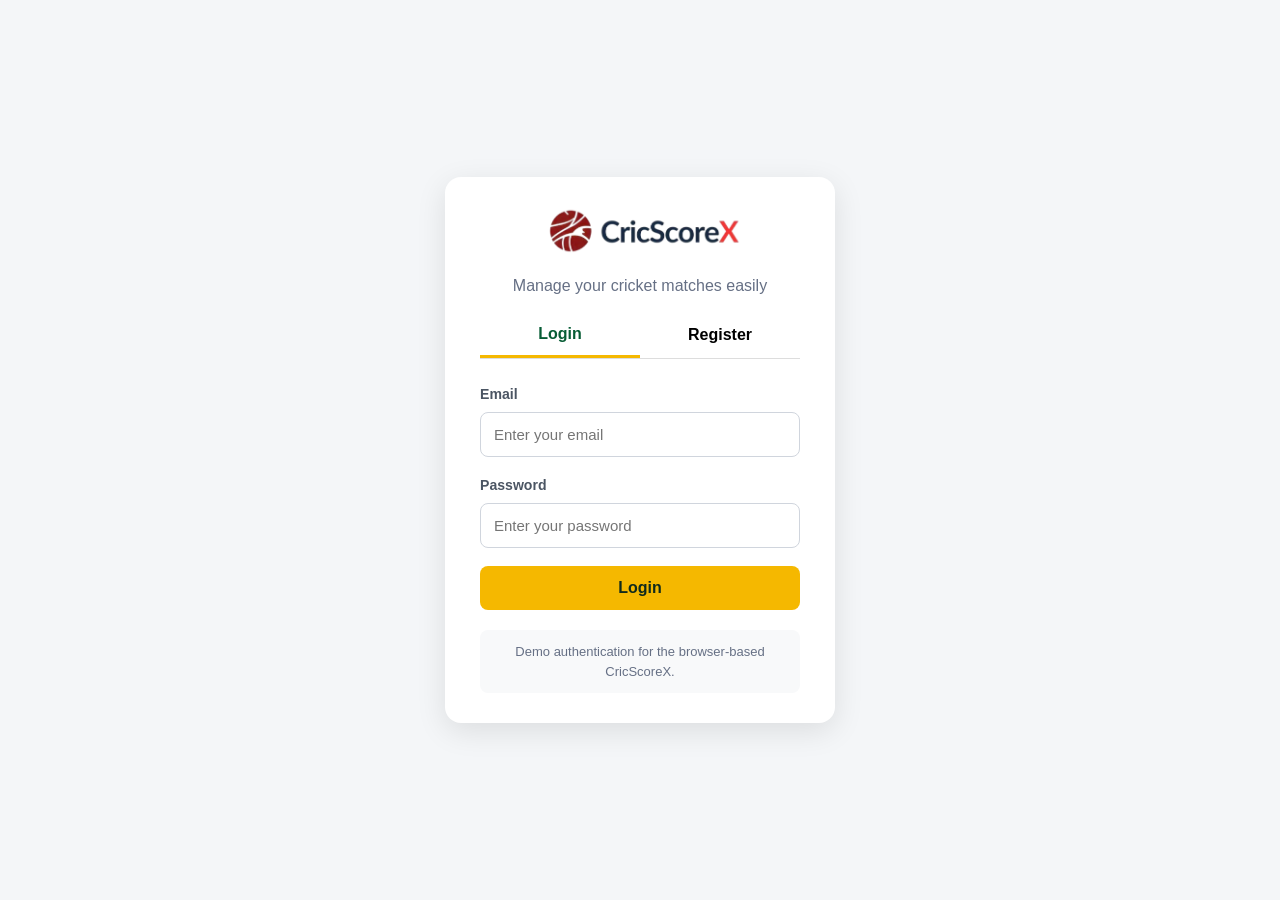
<file: index.html>
<!DOCTYPE html>
<html lang="en">
<head>
    <meta charset="UTF-8">
    <meta name="viewport" content="width=device-width, initial-scale=1.0">

    <title>CricScoreX</title>

    <script>
        window.location.href = "auth.html";
    </script>
</head>

<body>

    <p>Redirecting to login...</p>

</body>
</html>
</file>
<file: css/style.css>
/* ===========================================================
   style.css
   Cricket Score Tally — modern stadium/scoreboard theme
   =========================================================== */

:root {
  --green-900: #0b3d24;
  --green-700: #3b895a;
  --green-600: #1c7c3f;
  --green-500: #2e9e52;
  --green-100: #e6f7ec;
  --gold-500: #f2b705;
  --gold-600: #d99a00;
  --red-500: #e63946;
  --blue-500: #2563eb;
  --gray-900: #1a1d1f;
  --gray-700: #4b5563;
  --gray-400: #9ca3af;
  --gray-200: #e5e7eb;
  --gray-100: #f3f4f6;
  --white: #ffffff;
  --radius-sm: 8px;
  --radius-md: 14px;
  --radius-lg: 20px;
  --shadow-sm: 0 1px 3px rgba(0, 0, 0, 0.08);
  --shadow-md: 0 6px 18px rgba(0, 0, 0, 0.10);
  --shadow-lg: 0 12px 32px rgba(0, 0, 0, 0.16);
}

* {
  box-sizing: border-box;
}

body {
  margin: 0;
  font-family: "Segoe UI", Roboto, Helvetica, Arial, sans-serif;
  background: var(--gray-100);
  color: var(--gray-900);
  line-height: 1.5;
}

a {
  text-decoration: none;
  color: inherit;
}

img {
  max-width: 100%;
  display: block;
}

.container {
  max-width: 1100px;
  margin: 0 auto;
  padding: 0 20px;
}

/* ---------- Navbar ---------- */

.navbar {
  background: linear-gradient(135deg, var(--green-900), var(--green-700));
  color: var(--white);
  box-shadow: var(--shadow-md);
  position: sticky;
  top: 0;
  z-index: 100;
}

.navbar-inner {
  max-width: 1100px;
  margin: 0 auto;
  padding: 0 20px;
  display: flex;
  align-items: center;
  justify-content: space-between;
  height: 62px;
}

.nav-brand {
  font-size: 1.25rem;
  font-weight: 700;
  color: var(--white);
  display: flex;
  align-items: center;
  gap: 8px;
}

.nav-toggle {
  display: none;
  background: none;
  border: none;
  color: var(--white);
  font-size: 1.6rem;
  cursor: pointer;
}

.nav-menu {
  display: flex;
  gap: 6px;
}

.nav-link {
  color: rgba(255, 255, 255, 0.85);
  padding: 10px 14px;
  border-radius: var(--radius-sm);
  font-weight: 500;
  font-size: 0.95rem;
  transition: background 0.15s ease, color 0.15s ease;
}

.nav-link:hover {
  background: rgba(255, 255, 255, 0.12);
  color: var(--white);
}

.nav-link.active {
  background: var(--gold-500);
  color: var(--green-900);
}

@media (max-width: 780px) {
  .nav-toggle {
    display: block;
  }
  .nav-menu {
    display: none;
    flex-direction: column;
    position: absolute;
    top: 62px;
    left: 0;
    right: 0;
    background: var(--green-700);
    padding: 10px;
  }
  .nav-menu.open {
    display: flex;
  }
  .nav-link {
    padding: 12px 14px;
  }
}

/* ---------- Page header ---------- */

.page-header {
  padding: 30px 0 10px;
}

.page-header h1 {
  margin: 0 0 6px;
  font-size: 1.7rem;
}

.page-header p {
  color: var(--gray-700);
  margin: 0;
}

/* ---------- Hero / Dashboard ---------- */

.hero {
  background: linear-gradient(135deg, var(--green-900), var(--green-600));
  color: var(--white);
  padding: 46px 0;
  border-radius: 0 0 var(--radius-lg) var(--radius-lg);
  margin-bottom: 24px;
}

.hero h1 {
  font-size: 2rem;
  margin: 0 0 8px;
}

.hero p {
  opacity: 0.9;
  margin: 0 0 22px;
  max-width: 600px;
}

.hero-actions {
  display: flex;
  flex-wrap: wrap;
  gap: 12px;
}

/* ---------- Buttons ---------- */

.btn {
  display: inline-flex;
  align-items: center;
  justify-content: center;
  gap: 6px;
  border: none;
  border-radius: var(--radius-sm);
  padding: 11px 18px;
  font-size: 0.95rem;
  font-weight: 600;
  cursor: pointer;
  transition: transform 0.08s ease, box-shadow 0.15s ease, background 0.15s ease;
}

.btn:active {
  transform: scale(0.97);
}

.btn-primary {
  background: var(--gold-500);
  color: var(--green-900);
}
.btn-primary:hover {
  background: var(--gold-600);
}

.btn-secondary {
  background: var(--white);
  color: var(--green-700);
  border: 1px solid var(--gray-200);
}
.btn-secondary:hover {
  background: var(--green-100);
}

.btn-outline {
  background: transparent;
  color: var(--white);
  border: 1px solid rgba(255, 255, 255, 0.6);
}
.btn-outline:hover {
  background: rgba(255, 255, 255, 0.12);
}

.btn-danger {
  background: var(--red-500);
  color: var(--white);
}
.btn-danger:hover {
  filter: brightness(0.92);
}

.btn-block {
  width: 100%;
}

.btn-sm {
  padding: 7px 12px;
  font-size: 0.85rem;
}

.btn:disabled {
  opacity: 0.5;
  cursor: not-allowed;
}

/* ---------- Cards / grids ---------- */

.grid {
  display: grid;
  gap: 18px;
}

.grid-4 {
  grid-template-columns: repeat(4, 1fr);
}
.grid-3 {
  grid-template-columns: repeat(3, 1fr);
}
.grid-2 {
  grid-template-columns: repeat(2, 1fr);
}

@media (max-width: 900px) {
  .grid-4 {
    grid-template-columns: repeat(2, 1fr);
  }
  .grid-3 {
    grid-template-columns: repeat(2, 1fr);
  }
}
@media (max-width: 560px) {
  .grid-4,
  .grid-3,
  .grid-2 {
    grid-template-columns: 1fr;
  }
}

.stat-card {
  background: var(--white);
  border-radius: var(--radius-md);
  padding: 20px;
  box-shadow: var(--shadow-sm);
  text-align: center;
}

.stat-card .stat-value {
  font-size: 2rem;
  font-weight: 800;
  color: var(--green-700);
}

.stat-card .stat-label {
  color: var(--gray-700);
  font-size: 0.9rem;
  margin-top: 4px;
}

.card {
  background: var(--white);
  border-radius: var(--radius-md);
  padding: 22px;
  box-shadow: var(--shadow-sm);
}

.section {
  padding: 24px 0;
}

.section h2 {
  margin: 0 0 16px;
  font-size: 1.35rem;
}

.how-it-works-step {
  display: flex;
  gap: 12px;
  align-items: flex-start;
  margin-bottom: 14px;
}
.how-it-works-step .step-num {
  background: var(--green-600);
  color: var(--white);
  border-radius: 50%;
  width: 28px;
  height: 28px;
  display: flex;
  align-items: center;
  justify-content: center;
  font-weight: 700;
  font-size: 0.85rem;
  flex-shrink: 0;
}

/* ---------- Forms ---------- */

.form-group {
  margin-bottom: 16px;
}

.form-row {
  display: grid;
  grid-template-columns: 1fr 1fr;
  gap: 16px;
}
@media (max-width: 640px) {
  .form-row {
    grid-template-columns: 1fr;
  }
}

label {
  display: block;
  font-weight: 600;
  font-size: 0.88rem;
  margin-bottom: 6px;
  color: var(--gray-700);
}

input[type="text"],
input[type="tel"],
input[type="email"],
input[type="number"],
input[type="date"],
input[type="file"],
select,
textarea {
  width: 100%;
  padding: 10px 12px;
  border: 1px solid var(--gray-200);
  border-radius: var(--radius-sm);
  font-size: 0.95rem;
  background: var(--white);
  font-family: inherit;
}

input:focus,
select:focus,
textarea:focus {
  outline: none;
  border-color: var(--green-500);
  box-shadow: 0 0 0 3px rgba(46, 158, 82, 0.15);
}

.error-box {
  background: #fdecea;
  border: 1px solid var(--red-500);
  color: #9d1c1c;
  border-radius: var(--radius-sm);
  padding: 12px 14px;
  margin-bottom: 16px;
}
.error-box ul {
  margin: 4px 0 0;
  padding-left: 18px;
}

.success-box {
  background: var(--green-100);
  border: 1px solid var(--green-500);
  color: var(--green-900);
  border-radius: var(--radius-sm);
  padding: 12px 14px;
  margin-bottom: 16px;
}

.player-card {
  border: 1px solid var(--gray-200);
  border-radius: var(--radius-md);
  padding: 16px;
  margin-bottom: 12px;
  background: var(--gray-100);
}

.player-card-header {
  display: flex;
  justify-content: space-between;
  align-items: center;
  margin-bottom: 10px;
  font-weight: 700;
}

.player-flags {
  display: flex;
  gap: 14px;
  margin-top: 8px;
  flex-wrap: wrap;
}
.player-flags label {
  display: flex;
  align-items: center;
  gap: 6px;
  font-weight: 500;
  margin: 0;
}
.player-flags input {
  width: auto;
}

/* ---------- Team cards ---------- */

.team-card {
  background: var(--white);
  border-radius: var(--radius-md);
  box-shadow: var(--shadow-sm);
  overflow: hidden;
}

.team-card-banner {
  background: linear-gradient(135deg, var(--green-700), var(--green-500));
  color: var(--white);
  padding: 18px;
  display: flex;
  align-items: center;
  gap: 12px;
}

.team-logo {
  width: 50px;
  height: 50px;
  border-radius: 50%;
  background: var(--white);
  object-fit: cover;
  flex-shrink: 0;
  display: flex;
  align-items: center;
  justify-content: center;
  font-weight: 800;
  color: var(--green-700);
  font-size: 1.2rem;
}

.team-card-body {
  padding: 16px 18px;
}

.team-card-body p {
  margin: 4px 0;
  font-size: 0.9rem;
  color: var(--gray-700);
}

.team-card-actions {
  display: flex;
  flex-wrap: wrap;
  gap: 8px;
  padding: 0 18px 18px;
}

/* ---------- Live scoreboard ---------- */

.scoreboard {
  background: linear-gradient(135deg, var(--green-900), var(--green-700));
  color: var(--white);
  border-radius: var(--radius-lg);
  padding: 24px;
  margin-bottom: 20px;
  box-shadow: var(--shadow-lg);
}

.scoreboard-team {
  font-size: 1.1rem;
  letter-spacing: 0.5px;
  opacity: 0.9;
  text-transform: uppercase;
}

.scoreboard-score {
  font-size: 2.6rem;
  font-weight: 800;
  margin: 4px 0;
}

.scoreboard-meta {
  display: flex;
  flex-wrap: wrap;
  gap: 18px;
  margin-top: 10px;
  font-size: 0.95rem;
}

.scoreboard-meta strong {
  color: var(--gold-500);
}

.scoreboard-target {
  margin-top: 12px;
  padding-top: 12px;
  border-top: 1px solid rgba(255, 255, 255, 0.2);
  font-size: 0.95rem;
}

.current-over {
  display: flex;
  align-items: center;
  gap: 8px;
  flex-wrap: wrap;
  margin: 16px 0;
}

.current-over-label {
  font-weight: 700;
  color: var(--gray-700);
  margin-right: 4px;
}

.ball-chip {
  display: inline-flex;
  align-items: center;
  justify-content: center;
  min-width: 32px;
  height: 32px;
  padding: 0 8px;
  border-radius: 50%;
  font-weight: 700;
  font-size: 0.85rem;
  color: var(--white);
  background: var(--gray-400);
}
.ball-dot {
  background: var(--gray-400);
}
.ball-run {
  background: var(--blue-500);
}
.ball-four {
  background: var(--green-600);
  border-radius: 8px;
}
.ball-six {
  background: var(--gold-600);
  border-radius: 8px;
}
.ball-wicket {
  background: var(--red-500);
  border-radius: 8px;
}
.ball-wide,
.ball-noball {
  background: #a855f7;
  border-radius: 8px;
}
.ball-bye,
.ball-legbye {
  background: #0891b2;
  border-radius: 8px;
}

/* Scoring buttons */

.scoring-panel {
  background: var(--white);
  border-radius: var(--radius-md);
  padding: 18px;
  box-shadow: var(--shadow-sm);
  margin-bottom: 20px;
}

.scoring-grid {
  display: grid;
  grid-template-columns: repeat(4, 1fr);
  gap: 10px;
  margin-bottom: 12px;
}

@media (max-width: 560px) {
  .scoring-grid {
    grid-template-columns: repeat(3, 1fr);
  }
}

.score-btn {
  border: none;
  border-radius: var(--radius-md);
  padding: 18px 6px;
  font-size: 1.3rem;
  font-weight: 800;
  cursor: pointer;
  color: var(--white);
  background: var(--green-600);
  transition: transform 0.08s ease, filter 0.12s ease;
}
.score-btn:active {
  transform: scale(0.95);
}
.score-btn:hover {
  filter: brightness(1.08);
}

.score-btn.run-four {
  background: var(--blue-500);
}
.score-btn.run-six {
  background: var(--gold-600);
}
.score-btn.extra {
  background: #a855f7;
  font-size: 1rem;
}
.score-btn.wicket {
  background: var(--red-500);
  grid-column: span 2;
}
.score-btn.undo {
  background: var(--gray-700);
}
.score-btn.end-over {
  background: var(--green-900);
}

.scoring-secondary-row {
  display: grid;
  grid-template-columns: repeat(4, 1fr);
  gap: 10px;
}
@media (max-width: 560px) {
  .scoring-secondary-row {
    grid-template-columns: repeat(2, 1fr);
  }
}

/* Batting / bowling tables */

.scorecard-table,
table.data-table {
  width: 100%;
  border-collapse: collapse;
  margin-bottom: 18px;
  font-size: 0.9rem;
}

.scorecard-table th,
.scorecard-table td,
table.data-table th,
table.data-table td {
  padding: 8px 10px;
  text-align: left;
  border-bottom: 1px solid var(--gray-200);
}

.scorecard-table th,
table.data-table th {
  background: var(--gray-100);
  font-weight: 700;
  color: var(--gray-700);
}

.table-wrap {
  overflow-x: auto;
  background: var(--white);
  border-radius: var(--radius-md);
  padding: 16px;
  box-shadow: var(--shadow-sm);
  margin-bottom: 18px;
}

.striker-marker {
  color: var(--gold-600);
  font-weight: 800;
}

/* Summary strip */

.summary-strip {
  display: flex;
  flex-wrap: wrap;
  gap: 16px;
  background: var(--white);
  border-radius: var(--radius-md);
  box-shadow: var(--shadow-sm);
  padding: 16px 18px;
  margin-bottom: 18px;
}

.summary-item {
  min-width: 140px;
}

.summary-item .label {
  font-size: 0.78rem;
  text-transform: uppercase;
  color: var(--gray-400);
  font-weight: 700;
}

.summary-item .value {
  font-size: 1.05rem;
  font-weight: 700;
  color: var(--gray-900);
}

/* Match history */

.history-card {
  background: var(--white);
  border-radius: var(--radius-md);
  box-shadow: var(--shadow-sm);
  padding: 18px;
  margin-bottom: 14px;
}

.history-card-header {
  display: flex;
  justify-content: space-between;
  font-size: 0.82rem;
  color: var(--gray-400);
  margin-bottom: 10px;
}

.history-team-row {
  display: flex;
  justify-content: space-between;
  padding: 4px 0;
  font-weight: 600;
}

.history-result {
  color: var(--green-700);
  font-weight: 700;
  margin: 10px 0;
}

.live-match-card {
  background: var(--white);
  border-radius: var(--radius-md);
  box-shadow: var(--shadow-sm);
  padding: 18px;
}

.live-dot {
  color: var(--red-500);
  font-weight: 700;
  font-size: 0.82rem;
}

.live-match-title {
  font-weight: 700;
  margin: 8px 0 4px;
}

.live-match-score {
  color: var(--gray-700);
  margin-bottom: 12px;
}

/* Modal */

.modal-overlay {
  position: fixed;
  inset: 0;
  background: rgba(0, 0, 0, 0.5);
  display: flex;
  align-items: center;
  justify-content: center;
  z-index: 1000;
  padding: 16px;
}

.modal-box {
  background: var(--white);
  border-radius: var(--radius-lg);
  padding: 24px;
  max-width: 440px;
  width: 100%;
  max-height: 90vh;
  overflow-y: auto;
  box-shadow: var(--shadow-lg);
}

.modal-box h3 {
  margin-top: 0;
}

.modal-actions {
  display: flex;
  justify-content: flex-end;
  gap: 10px;
  margin-top: 18px;
}

.hidden {
  display: none !important;
}

.empty-state {
  color: var(--gray-400);
  text-align: center;
  padding: 30px 0;
}

.footer {
  text-align: center;
  color: var(--gray-400);
  font-size: 0.85rem;
  padding: 30px 0;
}

.result-banner {
  background: linear-gradient(135deg, var(--gold-600), var(--gold-500));
  color: var(--green-900);
  border-radius: var(--radius-lg);
  padding: 22px;
  text-align: center;
  font-size: 1.3rem;
  font-weight: 800;
  margin-bottom: 20px;
}

.scorecard-innings {
  background: var(--white);
  border-radius: var(--radius-md);
  box-shadow: var(--shadow-sm);
  padding: 18px;
  margin-bottom: 18px;
}

.scorecard-innings h3 {
  margin-top: 0;
}

.scorecard-result {
  text-align: center;
  font-weight: 800;
  font-size: 1.2rem;
  color: var(--green-700);
  margin-bottom: 16px;
}

.tag {
  display: inline-block;
  padding: 2px 8px;
  border-radius: 20px;
  font-size: 0.72rem;
  font-weight: 700;
  background: var(--green-100);
  color: var(--green-700);
}

.inline-fields {
  display: flex;
  gap: 10px;
  align-items: center;
  flex-wrap: wrap;
}

/* ===========================================================
   Phase 4 — UI/UX polish
   =========================================================== */
.page-header-actions,
.section-heading-row {
  display: flex;
  justify-content: space-between;
  align-items: center;
  gap: 16px;
  flex-wrap: wrap;
}

.section-subtitle {
  margin: -8px 0 0;
  color: var(--gray-400);
  font-size: 0.9rem;
}

.header-actions {
  display: flex;
  align-items: center;
  gap: 10px;
  flex-wrap: wrap;
}

.compact-search,
.stats-search input {
  min-width: 220px;
  border: 1px solid var(--gray-300);
  border-radius: var(--radius-md);
  padding: 11px 13px;
  background: var(--white);
  color: var(--gray-900);
  outline: none;
}

.compact-search:focus,
.stats-search input:focus {
  border-color: var(--green-500);
  box-shadow: 0 0 0 3px rgba(22, 101, 52, 0.1);
}

.quick-actions {
  margin-bottom: 8px;
}

.action-card {
  text-decoration: none;
  color: inherit;
  display: flex;
  flex-direction: column;
  gap: 8px;
  transition: transform 0.15s ease, box-shadow 0.15s ease;
}

.action-card:hover {
  transform: translateY(-3px);
  box-shadow: var(--shadow-md);
}

.action-card span:last-child {
  color: var(--gray-400);
  font-size: 0.88rem;
}

.action-icon {
  font-size: 1.8rem;
}

.clickable-row {
  cursor: pointer;
}

.clickable-row:hover td {
  background: var(--green-50);
}

.player-profile-modal {
  max-width: 560px;
}

.player-profile-head {
  display: flex;
  align-items: center;
  gap: 14px;
  margin-bottom: 20px;
}

.player-profile-head h3 {
  margin: 0 0 4px;
}

.player-profile-head p {
  margin: 0;
  color: var(--gray-400);
}

.player-avatar {
  width: 58px;
  height: 58px;
  border-radius: 50%;
  display: grid;
  place-items: center;
  background: var(--green-700);
  color: var(--white);
  font-size: 1.4rem;
  font-weight: 800;
}

.profile-stat-grid {
  display: grid;
  grid-template-columns: repeat(4, 1fr);
  gap: 10px;
}

.profile-stat {
  background: var(--gray-100);
  border-radius: var(--radius-md);
  padding: 13px;
}

.profile-stat span {
  display: block;
  color: var(--gray-400);
  font-size: 0.78rem;
  margin-bottom: 5px;
}

.profile-stat strong {
  font-size: 1.08rem;
  color: var(--green-800);
}

.scorecard-toolbar {
  display: flex;
  justify-content: flex-end;
  margin-bottom: 12px;
}

@media (max-width: 700px) {
  .profile-stat-grid {
    grid-template-columns: repeat(2, 1fr);
  }

  .compact-search,
  .stats-search input {
    width: 100%;
    min-width: 0;
  }

  .header-actions {
    width: 100%;
  }

  .header-actions .btn {
    flex: 1;
  }
}

@media print {
  body * {
    visibility: hidden !important;
  }

  #scorecardModal,
  #scorecardModal * {
    visibility: visible !important;
  }

  #scorecardModal {
    position: static !important;
    background: white !important;
    padding: 0 !important;
  }

  #scorecardModal .modal-box {
    max-width: none !important;
    max-height: none !important;
    box-shadow: none !important;
  }

  #scorecardModal .modal-actions,
  .scorecard-toolbar {
    display: none !important;
  }
}

/* =========================================
   Authentication
========================================= */

.logout-btn {
    border: none;
    background: #dc3545;
    color: white;
    padding: 10px 16px;
    border-radius: 8px;
    font-size: 14px;
    font-weight: 600;
    cursor: pointer;
    margin-left: 10px;
}

.logout-btn:hover {
    opacity: 0.9;
}

/* =========================================
   Current User
========================================= */

.current-user-name {
    display: inline-flex;
    align-items: center;
    margin-left: 12px;
    padding: 8px 12px;
    border-radius: 8px;
    background: #f4f6f8;
    color: #075c35;
    font-size: 14px;
    font-weight: 600;
}

.auth-logo img {
    width: 220px;
    max-width: 100%;
    height: auto;
    display: block;
    margin: 0 auto;
}
</file>
